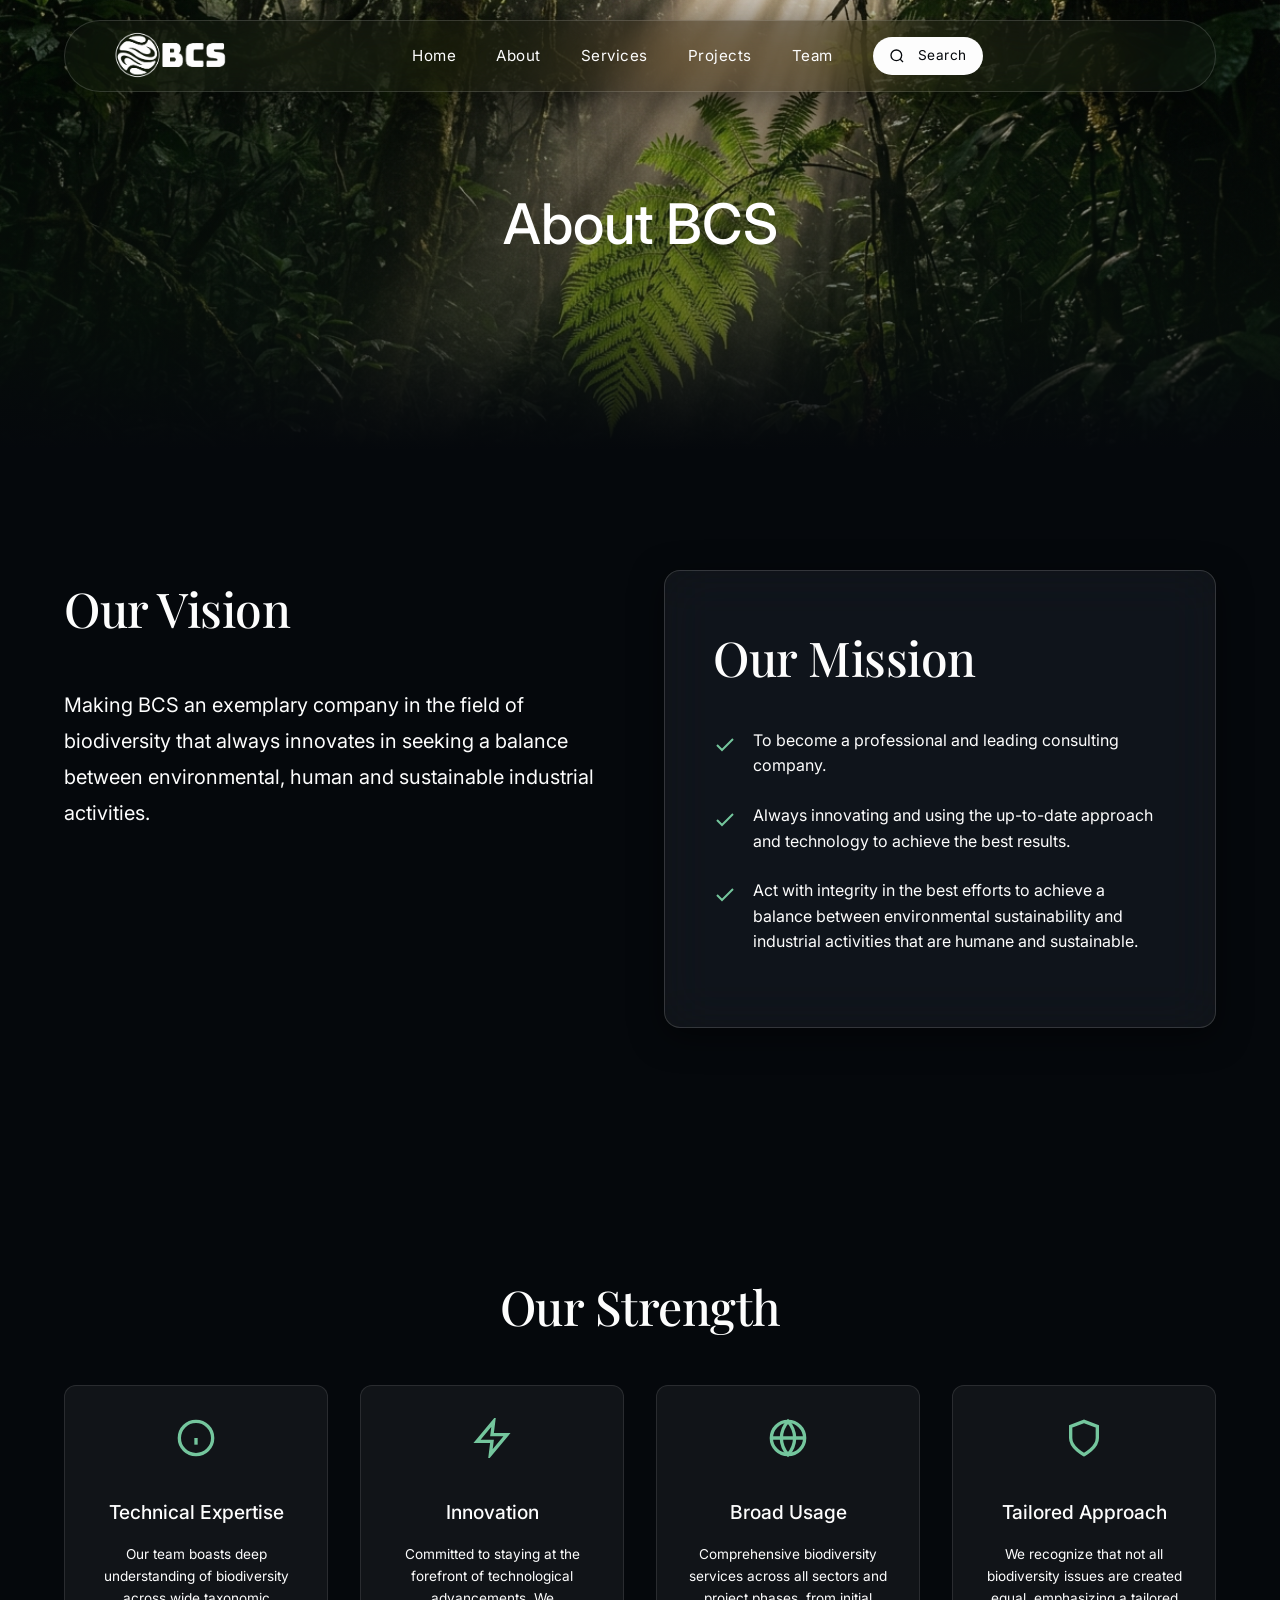
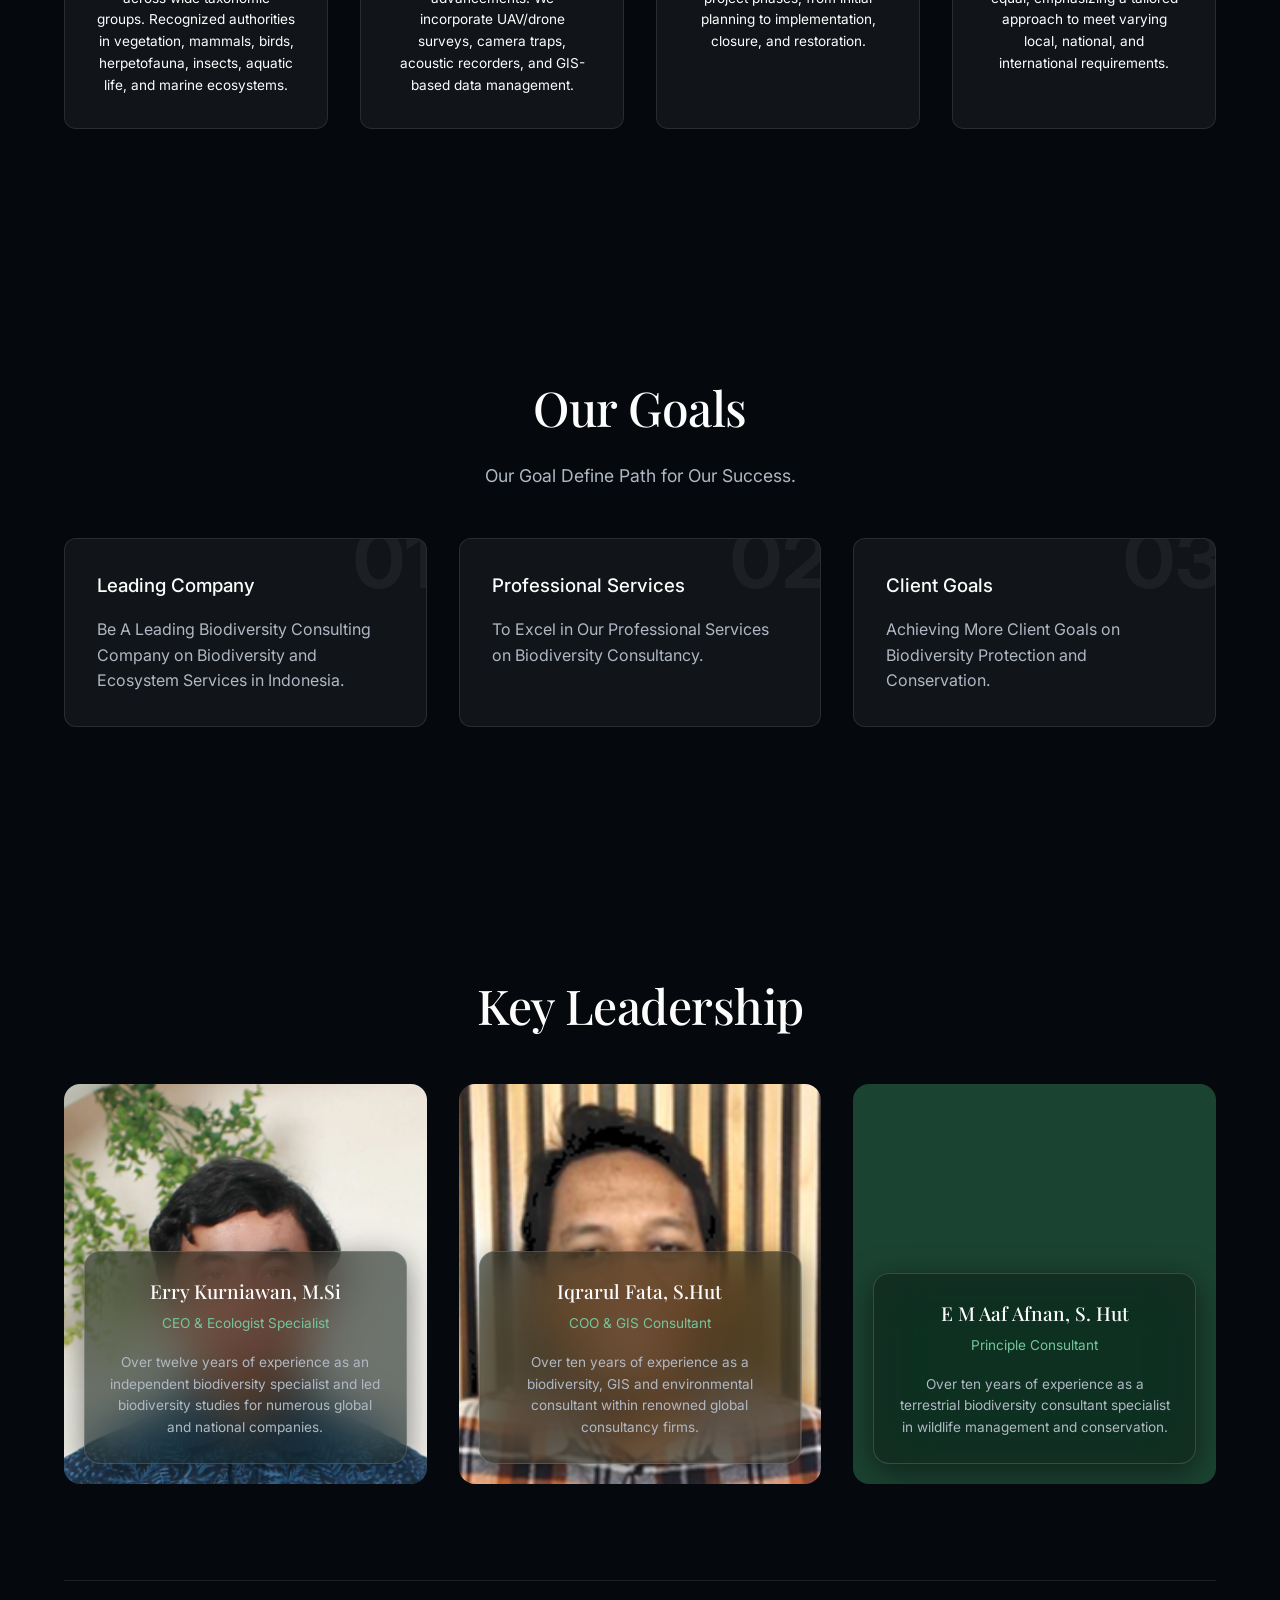
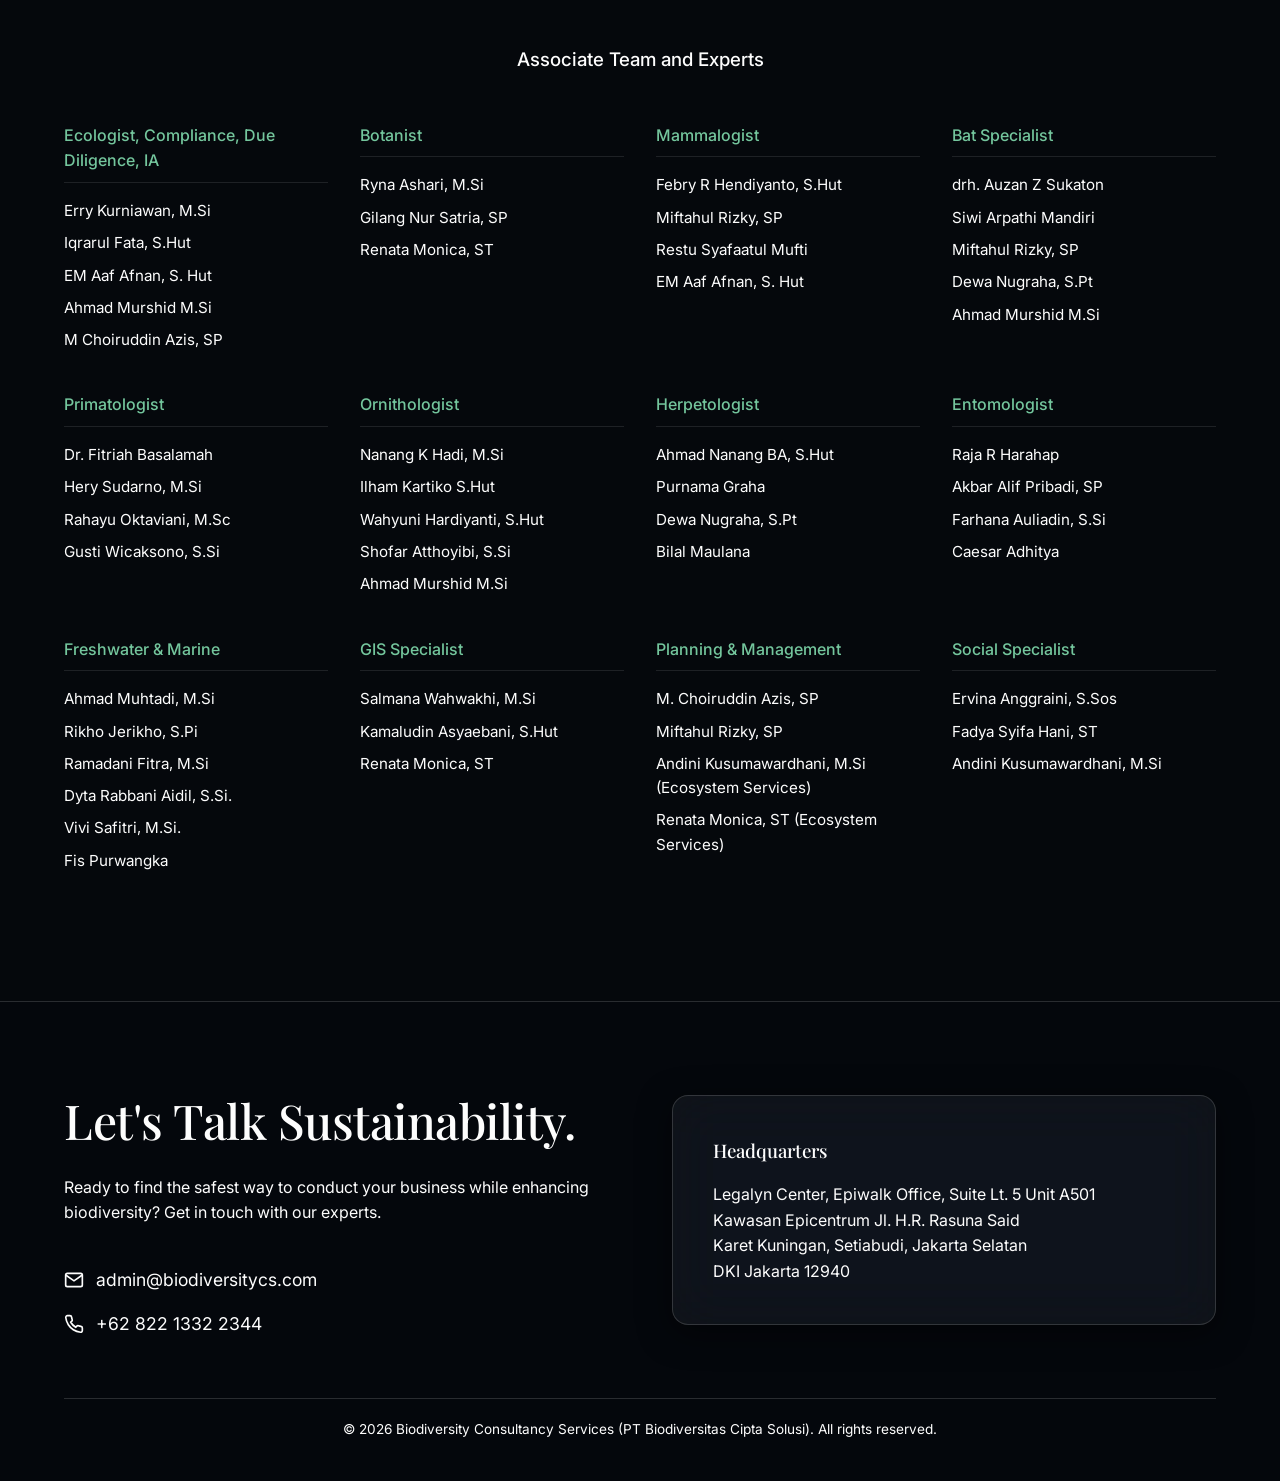
<file: about.html>
<!DOCTYPE html>
<html lang="en">

<head>
    <meta charset="UTF-8">
    <meta name="viewport" content="width=device-width, initial-scale=1.0">
    <title>About Us - Biodiversity Consultancy Services</title>

    <!-- Google Fonts -->
    <link rel="preconnect" href="https://fonts.googleapis.com">
    <link rel="preconnect" href="https://fonts.gstatic.com" crossorigin>
    <link
        href="https://fonts.googleapis.com/css2?family=Inter:wght@300;400;500;600&family=Playfair+Display:wght@400;500;600;700&display=swap"
        rel="stylesheet">

    <!-- CSS -->
    <link rel="stylesheet" href="assets/css/style.css">
    
    <style>
        .hero-mini {
            height: 50vh;
            min-height: 400px;
            display: flex;
            align-items: center;
            justify-content: center;
            position: relative;
            background-size: cover;
            background-position: center;
        }
        .hero-mini h1 {
            font-size: 3.5rem;
            color: #ffffff;
            z-index: 2;
            position: relative;
            text-align: center;
        }
        .vision-mission-grid {
            display: grid;
            grid-template-columns: 1fr 1fr;
            gap: 3rem;
        }
        .mission-list {
            list-style: none;
            padding: 0;
        }
        .mission-list li {
            margin-bottom: 1.5rem;
            display: flex;
            align-items: flex-start;
            gap: 1rem;
        }
        .mission-list svg {
            color: var(--accent-green);
            flex-shrink: 0;
            margin-top: 5px;
        }
        .goals-grid {
            display: grid;
            grid-template-columns: repeat(3, 1fr);
            gap: 2rem;
            margin-top: 3rem;
        }
        .goal-card {
            background: rgba(255, 255, 255, 0.05);
            padding: 2rem;
            border-radius: 12px;
            border: 1px solid rgba(255, 255, 255, 0.1);
            position: relative;
            overflow: hidden;
        }
        .goal-num {
            font-size: 5rem;
            font-weight: 700;
            position: absolute;
            top: -20px;
            right: -10px;
            color: rgba(255, 255, 255, 0.05);
            line-height: 1;
        }
        .experts-list {
            display: grid;
            grid-template-columns: repeat(auto-fit, minmax(250px, 1fr));
            gap: 2rem;
            margin-top: 3rem;
        }
        .expert-group h4 {
            color: var(--accent-green);
            border-bottom: 1px solid rgba(255,255,255,0.1);
            padding-bottom: 0.5rem;
            margin-bottom: 1rem;
        }
        .expert-group ul {
            list-style: none;
            padding: 0;
        }
        .expert-group ul li {
            color: var(--text-light);
            margin-bottom: 0.5rem;
            font-size: 0.95rem;
        }
        @media (max-width: 768px) {
            .vision-mission-grid { grid-template-columns: 1fr; }
            .goals-grid { grid-template-columns: 1fr; }
        }
    </style>
</head>

<body>

    <!-- Minimalist Navbar -->
    <header class="glass-nav">
        <nav>
            <div class="logo">
                <img src="assets/images/bcs-logo-01.png" alt="BCS Logo"
                    onerror="this.style.display='none'; document.getElementById('text-logo').style.display='block';">
                <span id="text-logo"
                    style="display:none; font-family:'Inter', sans-serif; font-weight:700; font-size:1.5rem; letter-spacing:2px; color:#fff;">BCS<span
                        style="font-size:0.5em; vertical-align:top;">&reg;</span></span>
            </div>
            <ul class="nav-links">
                <li><a href="index.html">Home</a></li>
                <li><a href="about.html" class="active">About</a></li>
                <li><a href="services.html">Services</a></li>
                <li><a href="index.html#projects">Projects</a></li>
                <li><a href="about.html#team">Team</a></li>
                <li>
                    <a href="#contact" class="btn-primary" style="padding: 0.5rem 1rem; font-size: 0.85rem;">
                        <svg width="16" height="16" viewBox="0 0 24 24" fill="none" stroke="currentColor"
                            stroke-width="2" style="margin-right: 5px;">
                            <circle cx="11" cy="11" r="8"></circle>
                            <line x1="21" y1="21" x2="16.65" y2="16.65"></line>
                        </svg>
                        Search
                    </a>
                </li>
            </ul>
            <div class="nav-actions">
                <button id="theme-toggle" class="theme-toggle" aria-label="Toggle Dark/Light Mode" style="display: none;">
                    <svg class="sun-icon" width="20" height="20" viewBox="0 0 24 24" fill="none" stroke="currentColor" stroke-width="2"><circle cx="12" cy="12" r="5"></circle><line x1="12" y1="1" x2="12" y2="3"></line><line x1="12" y1="21" x2="12" y2="23"></line><line x1="4.22" y1="4.22" x2="5.64" y2="5.64"></line><line x1="18.36" y1="18.36" x2="19.78" y2="19.78"></line><line x1="1" y1="12" x2="3" y2="12"></line><line x1="21" y1="12" x2="23" y2="12"></line><line x1="4.22" y1="19.78" x2="5.64" y2="18.36"></line><line x1="18.36" y1="5.64" x2="19.78" y2="4.22"></line></svg>
                    <svg class="moon-icon" width="20" height="20" viewBox="0 0 24 24" fill="none" stroke="currentColor" stroke-width="2"><path d="M21 12.79A9 9 0 1 1 11.21 3 7 7 0 0 0 21 12.79z"></path></svg>
                </button>
                <div class="hamburger" id="hamburger">
                    <span class="bar"></span>
                    <span class="bar"></span>
                    <span class="bar"></span>
                </div>
            </div>
        </nav>
    </header>

    <main>
        <!-- Hero Section -->
        <section class="hero-mini" style="background-image: url('assets/images/about_forest_bg.jpg');">
            <div class="hero-overlay" style="background: linear-gradient(to bottom, rgba(10, 20, 15, 0.2) 0%, rgba(10, 20, 15, 0.6) 70%, var(--body-bg) 100%);"></div>
            <h1 class="fade-in-up">About BCS</h1>
        </section>

        <!-- Vision & Mission -->
        <section class="section dark-section">
            <div class="container vision-mission-grid">
                <div class="scroll-reveal">
                    <h2 class="section-title">Our Vision</h2>
                    <p class="lead mt-4">Making BCS an exemplary company in the field of biodiversity that always innovates in seeking a balance between environmental, human and sustainable industrial activities.</p>
                </div>
                <div class="scroll-reveal delay-1 glass-panel" style="padding: 3rem;">
                    <h2 class="section-title" style="margin-bottom: 2rem;">Our Mission</h2>
                    <ul class="mission-list">
                        <li>
                            <svg width="24" height="24" viewBox="0 0 24 24" fill="none" stroke="currentColor" stroke-width="2"><polyline points="20 6 9 17 4 12"></polyline></svg>
                            <div>To become a professional and leading consulting company.</div>
                        </li>
                        <li>
                            <svg width="24" height="24" viewBox="0 0 24 24" fill="none" stroke="currentColor" stroke-width="2"><polyline points="20 6 9 17 4 12"></polyline></svg>
                            <div>Always innovating and using the up-to-date approach and technology to achieve the best results.</div>
                        </li>
                        <li>
                            <svg width="24" height="24" viewBox="0 0 24 24" fill="none" stroke="currentColor" stroke-width="2"><polyline points="20 6 9 17 4 12"></polyline></svg>
                            <div>Act with integrity in the best efforts to achieve a balance between environmental sustainability and industrial activities that are humane and sustainable.</div>
                        </li>
                    </ul>
                </div>
            </div>
        </section>

        <!-- Our Strength -->
        <section class="section">
            <div class="container">
                <h2 class="section-title text-center scroll-reveal">Our Strength</h2>
                
                <div class="features-grid mt-4">
                    <div class="feature-item scroll-reveal">
                        <svg width="40" height="40" viewBox="0 0 24 24" fill="none" stroke="var(--accent-green)" stroke-width="2"><circle cx="12" cy="12" r="10"></circle><line x1="12" y1="16" x2="12" y2="12"></line><line x1="12" y1="8" x2="12.01" y2="8"></line></svg>
                        <h3 class="mt-2 mb-2">Technical Expertise</h3>
                        <p class="text-sm">Our team boasts deep understanding of biodiversity across wide taxonomic groups. Recognized authorities in vegetation, mammals, birds, herpetofauna, insects, aquatic life, and marine ecosystems.</p>
                    </div>
                    <div class="feature-item scroll-reveal delay-1">
                        <svg width="40" height="40" viewBox="0 0 24 24" fill="none" stroke="var(--accent-green)" stroke-width="2"><polygon points="13 2 3 14 12 14 11 22 21 10 12 10 13 2"></polygon></svg>
                        <h3 class="mt-2 mb-2">Innovation</h3>
                        <p class="text-sm">Committed to staying at the forefront of technological advancements. We incorporate UAV/drone surveys, camera traps, acoustic recorders, and GIS-based data management.</p>
                    </div>
                    <div class="feature-item scroll-reveal delay-2">
                        <svg width="40" height="40" viewBox="0 0 24 24" fill="none" stroke="var(--accent-green)" stroke-width="2"><circle cx="12" cy="12" r="10"></circle><line x1="2" y1="12" x2="22" y2="12"></line><path d="M12 2a15.3 15.3 0 0 1 4 10 15.3 15.3 0 0 1-4 10 15.3 15.3 0 0 1-4-10 15.3 15.3 0 0 1 4-10z"></path></svg>
                        <h3 class="mt-2 mb-2">Broad Usage</h3>
                        <p class="text-sm">Comprehensive biodiversity services across all sectors and project phases, from initial planning to implementation, closure, and restoration.</p>
                    </div>
                    <div class="feature-item scroll-reveal delay-3">
                        <svg width="40" height="40" viewBox="0 0 24 24" fill="none" stroke="var(--accent-green)" stroke-width="2"><path d="M12 22s8-4 8-10V5l-8-3-8 3v7c0 6 8 10 8 10z"></path></svg>
                        <h3 class="mt-2 mb-2">Tailored Approach</h3>
                        <p class="text-sm">We recognize that not all biodiversity issues are created equal, emphasizing a tailored approach to meet varying local, national, and international requirements.</p>
                    </div>
                </div>
            </div>
        </section>

        <!-- Our Goals -->
        <section class="section dark-section">
            <div class="container">
                <h2 class="section-title text-center scroll-reveal">Our Goals</h2>
                <p class="section-subtitle text-center scroll-reveal">Our Goal Define Path for Our Success.</p>

                <div class="goals-grid">
                    <div class="goal-card scroll-reveal">
                        <div class="goal-num">01</div>
                        <h3>Leading Company</h3>
                        <p class="mt-2 text-muted">Be A Leading Biodiversity Consulting Company on Biodiversity and Ecosystem Services in Indonesia.</p>
                    </div>
                    <div class="goal-card scroll-reveal delay-1">
                        <div class="goal-num">02</div>
                        <h3>Professional Services</h3>
                        <p class="mt-2 text-muted">To Excel in Our Professional Services on Biodiversity Consultancy.</p>
                    </div>
                    <div class="goal-card scroll-reveal delay-2">
                        <div class="goal-num">03</div>
                        <h3>Client Goals</h3>
                        <p class="mt-2 text-muted">Achieving More Client Goals on Biodiversity Protection and Conservation.</p>
                    </div>
                </div>
            </div>
        </section>

        <!-- Team Section -->
        <section id="team" class="section">
            <div class="container">
                <h2 class="section-title text-center scroll-reveal">Key Leadership</h2>
                <div class="team-grid mt-4">
                    <!-- Erry -->
                    <div class="team-card scroll-reveal">
                        <div class="team-img">
                            <img src="assets/images/FotoWdbaru.jpg" alt="Erry Kurniawan"
                                onerror="this.src='https://via.placeholder.com/300x400/2d6a4f/ffffff?text=EK'">
                        </div>
                        <div class="team-info glass-panel">
                            <h3>Erry Kurniawan, M.Si</h3>
                            <span class="role">CEO & Ecologist Specialist</span>
                            <p class="text-sm mt-2 text-muted" style="text-transform: none;">Over twelve years of experience as an independent biodiversity specialist and led biodiversity studies for numerous global and national companies.</p>
                        </div>
                    </div>
                    <!-- Iqrarul -->
                    <div class="team-card scroll-reveal delay-1">
                        <div class="team-img">
                            <img src="assets/images/arull.png" alt="Iqrarul Fata"
                                onerror="this.src='https://via.placeholder.com/300x400/2d6a4f/ffffff?text=IF'">
                        </div>
                        <div class="team-info glass-panel">
                            <h3>Iqrarul Fata, S.Hut</h3>
                            <span class="role">COO & GIS Consultant</span>
                            <p class="text-sm mt-2 text-muted" style="text-transform: none;">Over ten years of experience as a biodiversity, GIS and environmental consultant within renowned global consultancy firms.</p>
                        </div>
                    </div>
                    <!-- Afnan -->
                    <div class="team-card scroll-reveal delay-2">
                        <div class="team-img">
                            <div class="placeholder-img" style="background:var(--primary-dark); height:100%;"></div>
                        </div>
                        <div class="team-info glass-panel">
                            <h3>E M Aaf Afnan, S. Hut</h3>
                            <span class="role">Principle Consultant</span>
                            <p class="text-sm mt-2 text-muted" style="text-transform: none;">Over ten years of experience as a terrestrial biodiversity consultant specialist in wildlife management and conservation.</p>
                        </div>
                    </div>
                </div>

                <div style="margin-top: 6rem; padding-top: 4rem; border-top: 1px solid rgba(255,255,255,0.1);">
                    <h3 class="text-center scroll-reveal mb-4">Associate Team and Experts</h3>
                    
                    <div class="experts-list scroll-reveal delay-1">
                        <div class="expert-group">
                            <h4>Ecologist, Compliance, Due Diligence, IA</h4>
                            <ul>
                                <li>Erry Kurniawan, M.Si</li>
                                <li>Iqrarul Fata, S.Hut</li>
                                <li>EM Aaf Afnan, S. Hut</li>
                                <li>Ahmad Murshid M.Si</li>
                                <li>M Choiruddin Azis, SP</li>
                            </ul>
                        </div>
                        <div class="expert-group">
                            <h4>Botanist</h4>
                            <ul>
                                <li>Ryna Ashari, M.Si</li>
                                <li>Gilang Nur Satria, SP</li>
                                <li>Renata Monica, ST</li>
                            </ul>
                        </div>
                        <div class="expert-group">
                            <h4>Mammalogist</h4>
                            <ul>
                                <li>Febry R Hendiyanto, S.Hut</li>
                                <li>Miftahul Rizky, SP</li>
                                <li>Restu Syafaatul Mufti</li>
                                <li>EM Aaf Afnan, S. Hut</li>
                            </ul>
                        </div>
                        <div class="expert-group">
                            <h4>Bat Specialist</h4>
                            <ul>
                                <li>drh. Auzan Z Sukaton</li>
                                <li>Siwi Arpathi Mandiri</li>
                                <li>Miftahul Rizky, SP</li>
                                <li>Dewa Nugraha, S.Pt</li>
                                <li>Ahmad Murshid M.Si</li>
                            </ul>
                        </div>
                        <div class="expert-group">
                            <h4>Primatologist</h4>
                            <ul>
                                <li>Dr. Fitriah Basalamah</li>
                                <li>Hery Sudarno, M.Si</li>
                                <li>Rahayu Oktaviani, M.Sc</li>
                                <li>Gusti Wicaksono, S.Si</li>
                            </ul>
                        </div>
                        <div class="expert-group">
                            <h4>Ornithologist</h4>
                            <ul>
                                <li>Nanang K Hadi, M.Si</li>
                                <li>Ilham Kartiko S.Hut</li>
                                <li>Wahyuni Hardiyanti, S.Hut</li>
                                <li>Shofar Atthoyibi, S.Si</li>
                                <li>Ahmad Murshid M.Si</li>
                            </ul>
                        </div>
                        <div class="expert-group">
                            <h4>Herpetologist</h4>
                            <ul>
                                <li>Ahmad Nanang BA, S.Hut</li>
                                <li>Purnama Graha</li>
                                <li>Dewa Nugraha, S.Pt</li>
                                <li>Bilal Maulana</li>
                            </ul>
                        </div>
                        <div class="expert-group">
                            <h4>Entomologist</h4>
                            <ul>
                                <li>Raja R Harahap</li>
                                <li>Akbar Alif Pribadi, SP</li>
                                <li>Farhana Auliadin, S.Si</li>
                                <li>Caesar Adhitya</li>
                            </ul>
                        </div>
                        <div class="expert-group">
                            <h4>Freshwater & Marine</h4>
                            <ul>
                                <li>Ahmad Muhtadi, M.Si</li>
                                <li>Rikho Jerikho, S.Pi</li>
                                <li>Ramadani Fitra, M.Si</li>
                                <li>Dyta Rabbani Aidil, S.Si.</li>
                                <li>Vivi Safitri, M.Si.</li>
                                <li>Fis Purwangka</li>
                            </ul>
                        </div>
                        <div class="expert-group">
                            <h4>GIS Specialist</h4>
                            <ul>
                                <li>Salmana Wahwakhi, M.Si</li>
                                <li>Kamaludin Asyaebani, S.Hut</li>
                                <li>Renata Monica, ST</li>
                            </ul>
                        </div>
                        <div class="expert-group">
                            <h4>Planning & Management</h4>
                            <ul>
                                <li>M. Choiruddin Azis, SP</li>
                                <li>Miftahul Rizky, SP</li>
                                <li>Andini Kusumawardhani, M.Si (Ecosystem Services)</li>
                                <li>Renata Monica, ST (Ecosystem Services)</li>
                            </ul>
                        </div>
                        <div class="expert-group">
                            <h4>Social Specialist</h4>
                            <ul>
                                <li>Ervina Anggraini, S.Sos</li>
                                <li>Fadya Syifa Hani, ST</li>
                                <li>Andini Kusumawardhani, M.Si</li>
                            </ul>
                        </div>
                    </div>
                </div>
            </div>
        </section>

        <!-- Footer -->
        <footer id="contact" class="footer">
            <div class="container two-col">
                <div class="footer-info">
                    <h2 class="section-title">Let's Talk Sustainability.</h2>
                    <p class="text-muted mt-2 mb-4">Ready to find the safest way to conduct your business while
                        enhancing biodiversity? Get in touch with our experts.</p>

                    <div class="contact-methods">
                        <a href="mailto:admin@biodiversitycs.com" class="contact-link">
                            <svg width="20" height="20" viewBox="0 0 24 24" fill="none" stroke="currentColor"
                                stroke-width="2">
                                <path d="M4 4h16c1.1 0 2 .9 2 2v12c0 1.1-.9 2-2 2H4c-1.1 0-2-.9-2-2V6c0-1.1.9-2 2-2z">
                                </path>
                                <polyline points="22,6 12,13 2,6"></polyline>
                            </svg>
                            admin@biodiversitycs.com
                        </a>
                        <a href="tel:+6282213322344" class="contact-link">
                            <svg width="20" height="20" viewBox="0 0 24 24" fill="none" stroke="currentColor"
                                stroke-width="2">
                                <path
                                    d="M22 16.92v3a2 2 0 0 1-2.18 2 19.79 19.79 0 0 1-8.63-3.07 19.5 19.5 0 0 1-6-6 19.79 19.79 0 0 1-3.07-8.67A2 2 0 0 1 4.11 2h3a2 2 0 0 1 2 1.72 12.84 12.84 0 0 0 .7 2.81 2 2 0 0 1-.45 2.11L8.09 9.91a16 16 0 0 0 6 6l1.27-1.27a2 2 0 0 1 2.11-.45 12.84 12.84 0 0 0 2.81.7A2 2 0 0 1 22 16.92z">
                                </path>
                            </svg>
                            +62 822 1332 2344
                        </a>
                    </div>
                </div>
                <div class="footer-address glass-panel">
                    <h3>Headquarters</h3>
                    <p class="text-muted">Legalyn Center, Epiwalk Office, Suite Lt. 5 Unit A501<br>Kawasan Epicentrum
                        Jl. H.R. Rasuna Said<br>Karet Kuningan, Setiabudi, Jakarta Selatan<br>DKI Jakarta 12940</p>
                </div>
            </div>
            <div class="footer-bottom text-center">
                <p class="text-muted text-sm">&copy; 2026 Biodiversity Consultancy Services (PT Biodiversitas Cipta
                    Solusi). All rights reserved.</p>
            </div>
        </footer>
    </main>

    <!-- Scripts -->
    <script src="assets/js/main.js"></script>
</body>
</html>
</file>
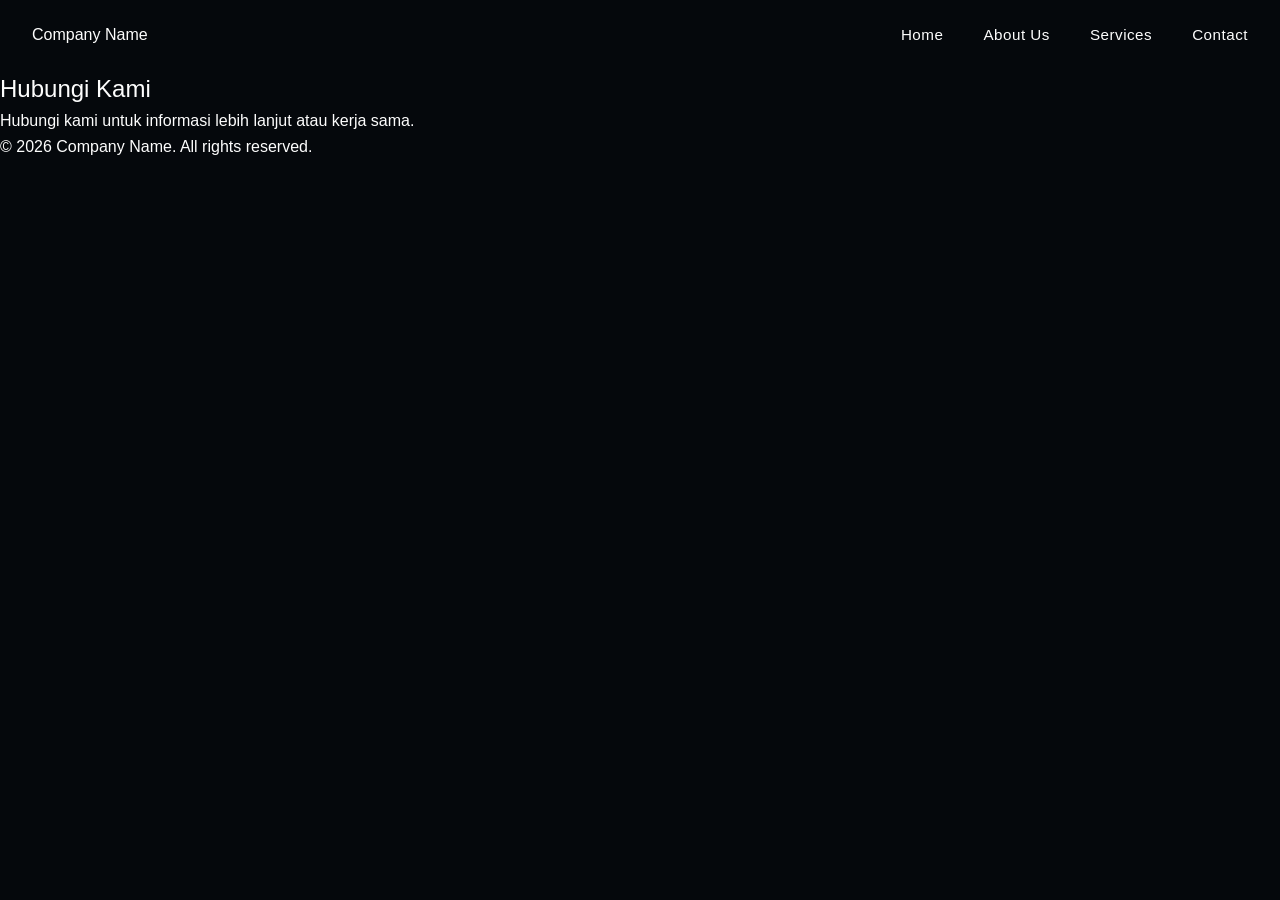
<file: contact.html>
<!DOCTYPE html>
<html lang="id">
<head>
    <meta charset="UTF-8">
    <meta name="viewport" content="width=device-width, initial-scale=1.0">
    <meta name="description" content="Hubungi Kami - Company Profile">
    <title>Kontak - Company Profile</title>
    <link rel="stylesheet" href="assets/css/style.css">
</head>
<body>
    <header>
        <nav>
            <div class="logo">Company Name</div>
            <ul class="nav-links">
                <li><a href="index.html">Home</a></li>
                <li><a href="about.html">About Us</a></li>
                <li><a href="services.html">Services</a></li>
                <li><a href="contact.html" class="active">Contact</a></li>
            </ul>
        </nav>
    </header>
    
    <main>
        <section class="content-section">
            <h1>Hubungi Kami</h1>
            <p>Hubungi kami untuk informasi lebih lanjut atau kerja sama.</p>
        </section>
    </main>

    <footer>
        <p>&copy; 2026 Company Name. All rights reserved.</p>
    </footer>

    <script src="assets/js/main.js"></script>
</body>
</html>
</file>
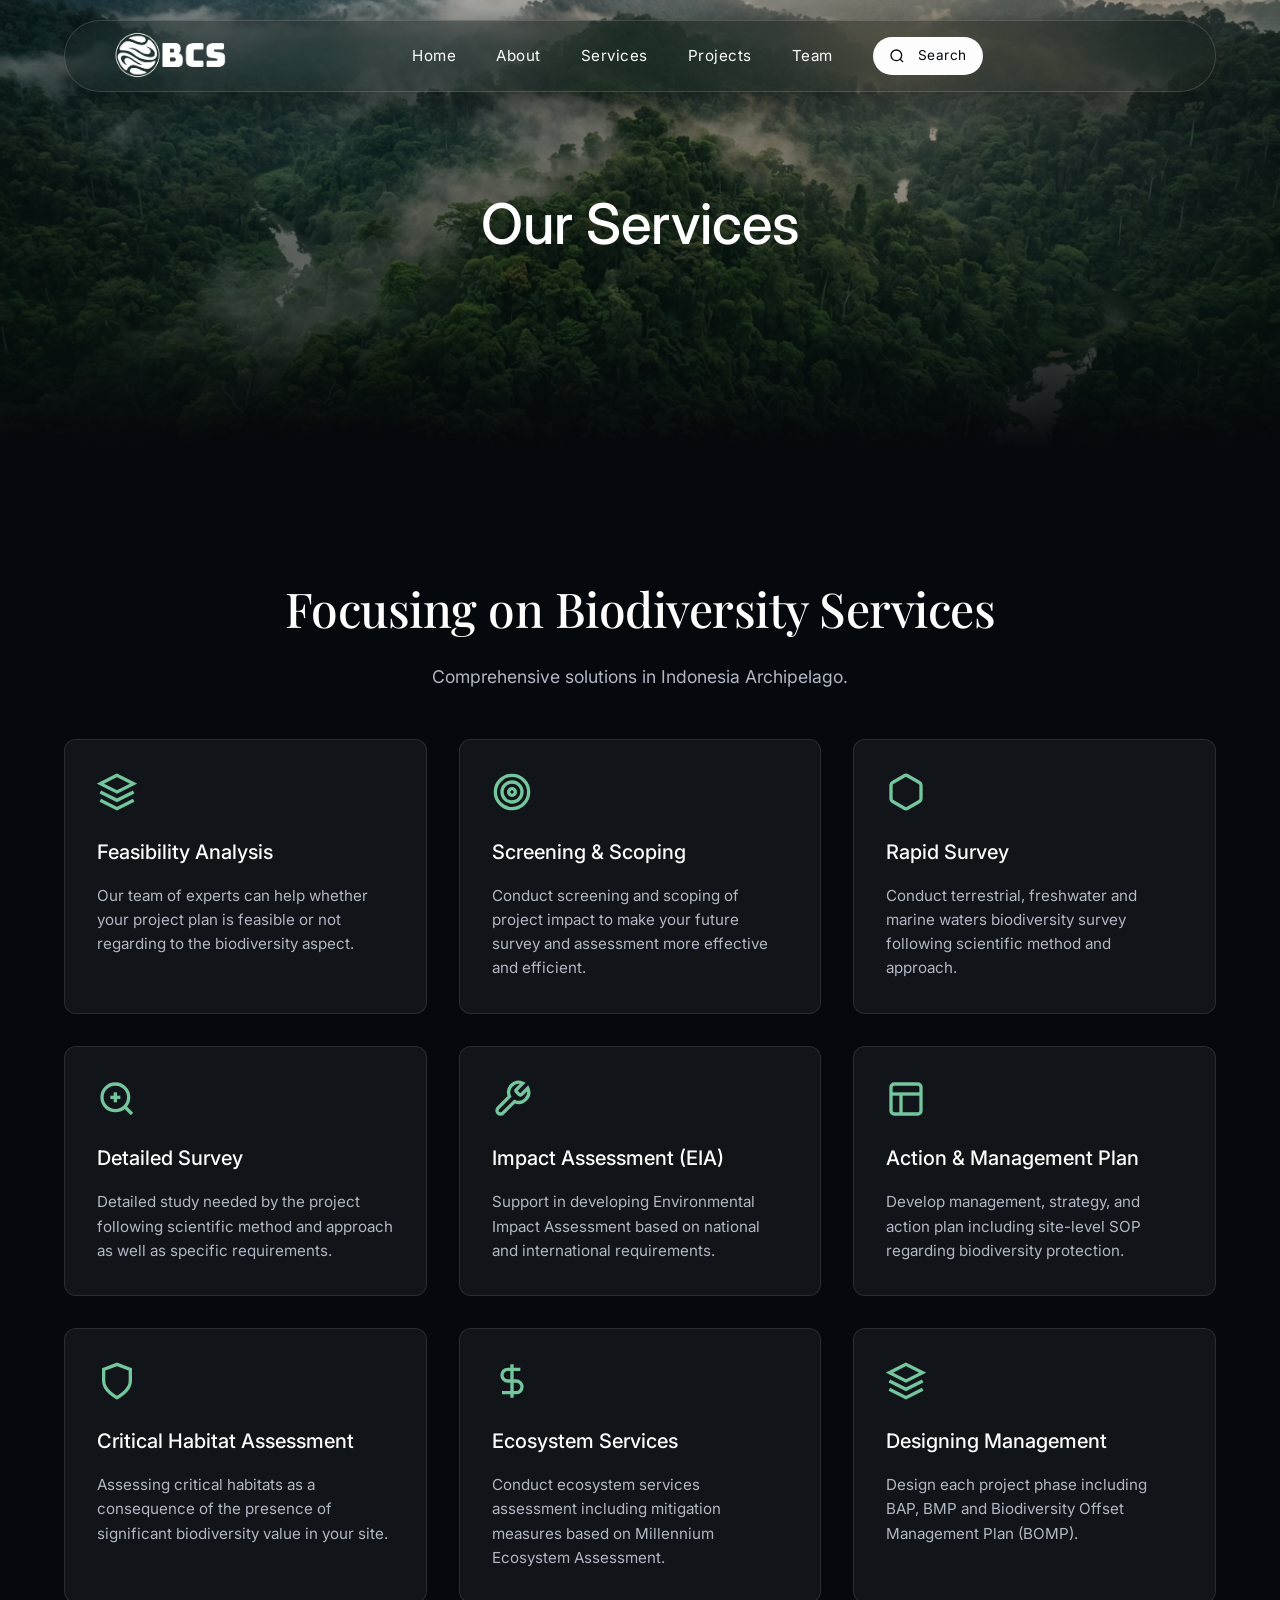
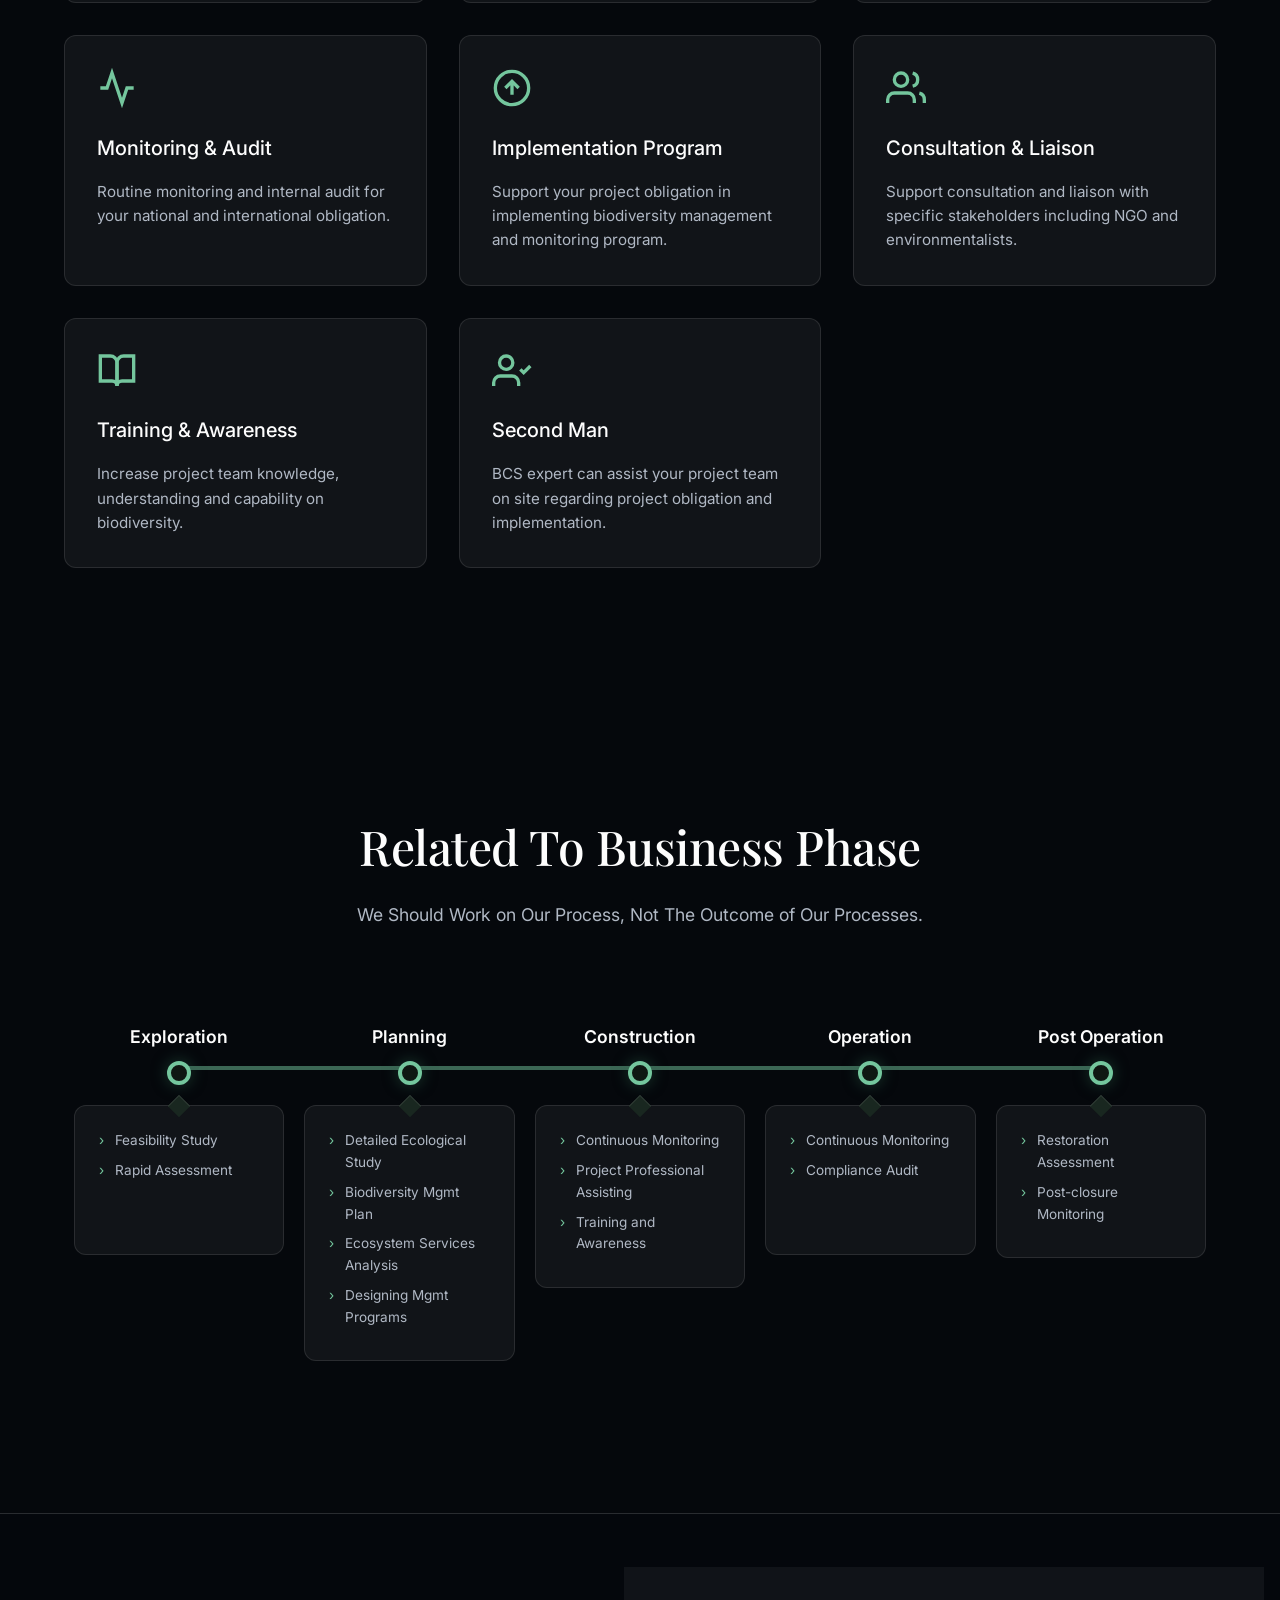
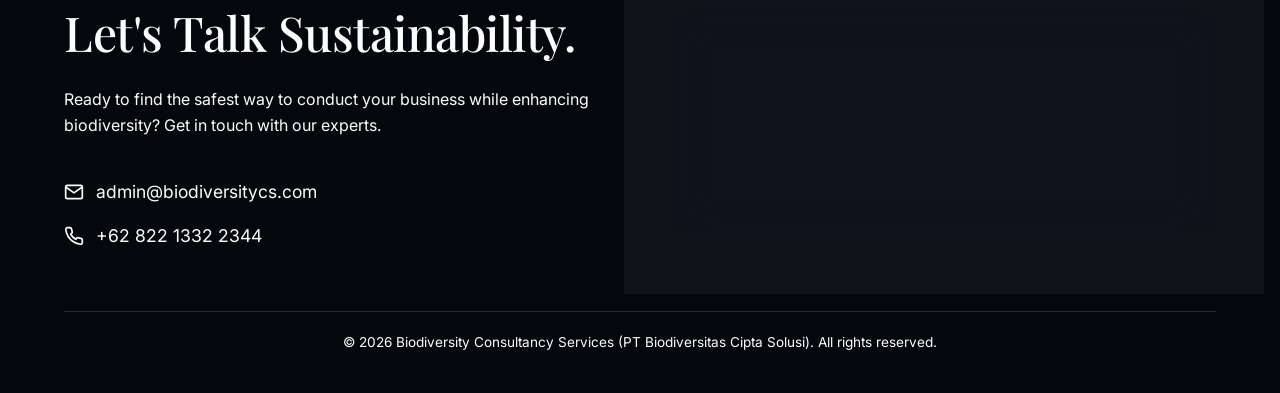
<file: services.html>
<!DOCTYPE html>
<html lang="en">

<head>
    <meta charset="UTF-8">
    <meta name="viewport" content="width=device-width, initial-scale=1.0">
    <title>Our Services - Biodiversity Consultancy Services</title>

    <!-- Google Fonts -->
    <link rel="preconnect" href="https://fonts.googleapis.com">
    <link rel="preconnect" href="https://fonts.gstatic.com" crossorigin>
    <link
        href="https://fonts.googleapis.com/css2?family=Inter:wght@300;400;500;600&family=Playfair+Display:wght@400;500;600;700&display=swap"
        rel="stylesheet">

    <!-- CSS -->
    <link rel="stylesheet" href="assets/css/style.css">
    
    <style>
        .hero-mini {
            height: 50vh;
            min-height: 400px;
            display: flex;
            align-items: center;
            justify-content: center;
            position: relative;
            background-size: cover;
            background-position: center;
        }
        .hero-mini h1 {
            font-size: 3.5rem;
            color: #ffffff;
            z-index: 2;
            position: relative;
            text-align: center;
        }
        
        .all-services-grid {
            display: grid;
            grid-template-columns: repeat(auto-fit, minmax(280px, 1fr));
            gap: 2rem;
            margin-top: 3rem;
        }
        .service-card {
            background: rgba(255, 255, 255, 0.05);
            padding: 2rem;
            border-radius: 12px;
            border: 1px solid rgba(255, 255, 255, 0.1);
            transition: transform 0.3s ease, box-shadow 0.3s ease;
        }
        .service-card:hover {
            transform: translateY(-5px);
            box-shadow: 0 10px 30px rgba(0,0,0,0.3);
            background: rgba(255, 255, 255, 0.1);
        }
        .service-card svg {
            color: var(--accent-green);
            margin-bottom: 1rem;
        }
        .service-card h3 {
            font-size: 1.25rem;
            margin-bottom: 1rem;
            color: var(--text-light);
        }
        .service-card p {
            color: var(--text-muted);
            font-size: 0.95rem;
            line-height: 1.6;
        }

        /* Business Phase Timeline */
        .timeline-wrapper {
            margin-top: 4rem;
            overflow-x: auto;
            padding-bottom: 2rem;
        }
        .timeline {
            display: flex;
            min-width: 900px;
            justify-content: space-between;
            position: relative;
            padding-top: 30px;
        }
        .timeline-line {
            position: absolute;
            top: 73px;
            left: 10%;
            right: 10%;
            height: 4px;
            background: var(--accent-green);
            opacity: 0.5;
            z-index: 1;
        }
        .phase-step {
            position: relative;
            z-index: 2;
            text-align: center;
            flex: 1;
            padding: 0 10px;
        }
        .phase-step h4 {
            color: var(--text-light);
            font-size: 1.1rem;
            margin-bottom: 10px;
            font-weight: 600;
        }
        .phase-step .dot {
            width: 24px;
            height: 24px;
            background: #0f1712;
            border-radius: 50%;
            margin: 0 auto 20px auto;
            border: 4px solid var(--accent-green);
            box-shadow: 0 0 15px rgba(45, 106, 79, 0.5);
            position: relative;
        }
        .phase-services {
            background: rgba(255, 255, 255, 0.05);
            border: 1px solid rgba(255,255,255,0.1);
            border-radius: 12px;
            padding: 1.5rem;
            font-size: 0.85rem;
            color: var(--text-muted);
            text-align: left;
            min-height: 150px;
            position: relative;
        }
        .phase-services::before {
            content: '';
            position: absolute;
            top: -8px;
            left: 50%;
            transform: translateX(-50%) rotate(45deg);
            width: 15px;
            height: 15px;
            background: #192720;
            border-top: 1px solid rgba(255,255,255,0.1);
            border-left: 1px solid rgba(255,255,255,0.1);
        }
        .phase-services ul {
            list-style: none;
            padding: 0;
            margin: 0;
        }
        .phase-services ul li {
            margin-bottom: 0.5rem;
            padding-left: 1rem;
            position: relative;
        }
        .phase-services ul li::before {
            content: '›';
            position: absolute;
            left: 0;
            color: var(--accent-green);
        }
    </style>
</head>

<body>

    <!-- Minimalist Navbar -->
    <header class="glass-nav">
        <nav>
            <div class="logo">
                <img src="assets/images/bcs-logo-01.png" alt="BCS Logo"
                    onerror="this.style.display='none'; document.getElementById('text-logo').style.display='block';">
                <span id="text-logo"
                    style="display:none; font-family:'Inter', sans-serif; font-weight:700; font-size:1.5rem; letter-spacing:2px; color:#fff;">BCS<span
                        style="font-size:0.5em; vertical-align:top;">&reg;</span></span>
            </div>
            <ul class="nav-links">
                <li><a href="index.html">Home</a></li>
                <li><a href="about.html">About</a></li>
                <li><a href="services.html" class="active">Services</a></li>
                <li><a href="index.html#projects">Projects</a></li>
                <li><a href="about.html#team">Team</a></li>
                <li>
                    <a href="#contact" class="btn-primary" style="padding: 0.5rem 1rem; font-size: 0.85rem;">
                        <svg width="16" height="16" viewBox="0 0 24 24" fill="none" stroke="currentColor"
                            stroke-width="2" style="margin-right: 5px;">
                            <circle cx="11" cy="11" r="8"></circle>
                            <line x1="21" y1="21" x2="16.65" y2="16.65"></line>
                        </svg>
                        Search
                    </a>
                </li>
            </ul>
            <div class="nav-actions">
                <button id="theme-toggle" class="theme-toggle" aria-label="Toggle Dark/Light Mode" style="display: none;">
                    <svg class="sun-icon" width="20" height="20" viewBox="0 0 24 24" fill="none" stroke="currentColor" stroke-width="2"><circle cx="12" cy="12" r="5"></circle><line x1="12" y1="1" x2="12" y2="3"></line><line x1="12" y1="21" x2="12" y2="23"></line><line x1="4.22" y1="4.22" x2="5.64" y2="5.64"></line><line x1="18.36" y1="18.36" x2="19.78" y2="19.78"></line><line x1="1" y1="12" x2="3" y2="12"></line><line x1="21" y1="12" x2="23" y2="12"></line><line x1="4.22" y1="19.78" x2="5.64" y2="18.36"></line><line x1="18.36" y1="5.64" x2="19.78" y2="4.22"></line></svg>
                    <svg class="moon-icon" width="20" height="20" viewBox="0 0 24 24" fill="none" stroke="currentColor" stroke-width="2"><path d="M21 12.79A9 9 0 1 1 11.21 3 7 7 0 0 0 21 12.79z"></path></svg>
                </button>
                <div class="hamburger" id="hamburger">
                    <span class="bar"></span>
                    <span class="bar"></span>
                    <span class="bar"></span>
                </div>
            </div>
        </nav>
    </header>

    <main>
        <!-- Hero Section -->
        <section class="hero-mini" style="background-image: url('assets/images/services_forest_bg.jpg');">
            <div class="hero-overlay" style="background: linear-gradient(to bottom, rgba(10, 20, 15, 0.2) 0%, rgba(10, 20, 15, 0.6) 70%, var(--body-bg) 100%);"></div>
            <h1 class="fade-in-up">Our Services</h1>
        </section>

        <!-- Services Section -->
        <section class="section">
            <div class="container">
                <div class="text-center scroll-reveal">
                    <h2 class="section-title">Focusing on Biodiversity Services</h2>
                    <p class="section-subtitle">Comprehensive solutions in Indonesia Archipelago.</p>
                </div>

                <div class="all-services-grid">
                    <div class="service-card scroll-reveal">
                        <svg width="40" height="40" viewBox="0 0 24 24" fill="none" stroke="currentColor" stroke-width="2"><path d="M12 2L2 7l10 5 10-5-10-5zM2 17l10 5 10-5M2 12l10 5 10-5"></path></svg>
                        <h3>Feasibility Analysis</h3>
                        <p>Our team of experts can help whether your project plan is feasible or not regarding to the biodiversity aspect.</p>
                    </div>
                    <div class="service-card scroll-reveal delay-1">
                        <svg width="40" height="40" viewBox="0 0 24 24" fill="none" stroke="currentColor" stroke-width="2"><circle cx="12" cy="12" r="10"></circle><circle cx="12" cy="12" r="6"></circle><circle cx="12" cy="12" r="2"></circle></svg>
                        <h3>Screening & Scoping</h3>
                        <p>Conduct screening and scoping of project impact to make your future survey and assessment more effective and efficient.</p>
                    </div>
                    <div class="service-card scroll-reveal delay-2">
                        <svg width="40" height="40" viewBox="0 0 24 24" fill="none" stroke="currentColor" stroke-width="2"><path d="M21 16V8a2 2 0 0 0-1-1.73l-7-4a2 2 0 0 0-2 0l-7 4A2 2 0 0 0 3 8v8a2 2 0 0 0 1 1.73l7 4a2 2 0 0 0 2 0l7-4A2 2 0 0 0 21 16z"></path></svg>
                        <h3>Rapid Survey</h3>
                        <p>Conduct terrestrial, freshwater and marine waters biodiversity survey following scientific method and approach.</p>
                    </div>
                    <div class="service-card scroll-reveal">
                        <svg width="40" height="40" viewBox="0 0 24 24" fill="none" stroke="currentColor" stroke-width="2"><circle cx="11" cy="11" r="8"></circle><line x1="21" y1="21" x2="16.65" y2="16.65"></line><line x1="11" y1="8" x2="11" y2="14"></line><line x1="8" y1="11" x2="14" y2="11"></line></svg>
                        <h3>Detailed Survey</h3>
                        <p>Detailed study needed by the project following scientific method and approach as well as specific requirements.</p>
                    </div>
                    <div class="service-card scroll-reveal delay-1">
                        <svg width="40" height="40" viewBox="0 0 24 24" fill="none" stroke="currentColor" stroke-width="2"><path d="M14.7 6.3a1 1 0 0 0 0 1.4l1.6 1.6a1 1 0 0 0 1.4 0l3.77-3.77a6 6 0 0 1-7.94 7.94l-6.91 6.91a2.12 2.12 0 0 1-3-3l6.91-6.91a6 6 0 0 1 7.94-7.94l-3.76 3.76z"></path></svg>
                        <h3>Impact Assessment (EIA)</h3>
                        <p>Support in developing Environmental Impact Assessment based on national and international requirements.</p>
                    </div>
                    <div class="service-card scroll-reveal delay-2">
                        <svg width="40" height="40" viewBox="0 0 24 24" fill="none" stroke="currentColor" stroke-width="2"><rect x="3" y="3" width="18" height="18" rx="2" ry="2"></rect><line x1="3" y1="9" x2="21" y2="9"></line><line x1="9" y1="21" x2="9" y2="9"></line></svg>
                        <h3>Action & Management Plan</h3>
                        <p>Develop management, strategy, and action plan including site-level SOP regarding biodiversity protection.</p>
                    </div>
                    <div class="service-card scroll-reveal">
                        <svg width="40" height="40" viewBox="0 0 24 24" fill="none" stroke="currentColor" stroke-width="2"><path d="M12 22s8-4 8-10V5l-8-3-8 3v7c0 6 8 10 8 10z"></path></svg>
                        <h3>Critical Habitat Assessment</h3>
                        <p>Assessing critical habitats as a consequence of the presence of significant biodiversity value in your site.</p>
                    </div>
                    <div class="service-card scroll-reveal delay-1">
                        <svg width="40" height="40" viewBox="0 0 24 24" fill="none" stroke="currentColor" stroke-width="2"><path d="M12 2v20M17 5H9.5a3.5 3.5 0 0 0 0 7h5a3.5 3.5 0 0 1 0 7H6"></path></svg>
                        <h3>Ecosystem Services</h3>
                        <p>Conduct ecosystem services assessment including mitigation measures based on Millennium Ecosystem Assessment.</p>
                    </div>
                    <div class="service-card scroll-reveal delay-2">
                        <svg width="40" height="40" viewBox="0 0 24 24" fill="none" stroke="currentColor" stroke-width="2"><polygon points="12 2 2 7 12 12 22 7 12 2"></polygon><polyline points="2 17 12 22 22 17"></polyline><polyline points="2 12 12 17 22 12"></polyline></svg>
                        <h3>Designing Management</h3>
                        <p>Design each project phase including BAP, BMP and Biodiversity Offset Management Plan (BOMP).</p>
                    </div>
                    <div class="service-card scroll-reveal">
                        <svg width="40" height="40" viewBox="0 0 24 24" fill="none" stroke="currentColor" stroke-width="2"><polyline points="22 12 18 12 15 21 9 3 6 12 2 12"></polyline></svg>
                        <h3>Monitoring & Audit</h3>
                        <p>Routine monitoring and internal audit for your national and international obligation.</p>
                    </div>
                    <div class="service-card scroll-reveal delay-1">
                        <svg width="40" height="40" viewBox="0 0 24 24" fill="none" stroke="currentColor" stroke-width="2"><circle cx="12" cy="12" r="10"></circle><path d="M16 12l-4-4-4 4M12 16V8"></path></svg>
                        <h3>Implementation Program</h3>
                        <p>Support your project obligation in implementing biodiversity management and monitoring program.</p>
                    </div>
                    <div class="service-card scroll-reveal delay-2">
                        <svg width="40" height="40" viewBox="0 0 24 24" fill="none" stroke="currentColor" stroke-width="2"><path d="M17 21v-2a4 4 0 0 0-4-4H5a4 4 0 0 0-4 4v2"></path><circle cx="9" cy="7" r="4"></circle><path d="M23 21v-2a4 4 0 0 0-3-3.87"></path><path d="M16 3.13a4 4 0 0 1 0 7.75"></path></svg>
                        <h3>Consultation & Liaison</h3>
                        <p>Support consultation and liaison with specific stakeholders including NGO and environmentalists.</p>
                    </div>
                    <div class="service-card scroll-reveal">
                        <svg width="40" height="40" viewBox="0 0 24 24" fill="none" stroke="currentColor" stroke-width="2"><path d="M2 3h6a4 4 0 0 1 4 4v14a3 3 0 0 0-3-3H2z"></path><path d="M22 3h-6a4 4 0 0 0-4 4v14a3 3 0 0 1 3-3h7z"></path></svg>
                        <h3>Training & Awareness</h3>
                        <p>Increase project team knowledge, understanding and capability on biodiversity.</p>
                    </div>
                    <div class="service-card scroll-reveal delay-1">
                        <svg width="40" height="40" viewBox="0 0 24 24" fill="none" stroke="currentColor" stroke-width="2"><path d="M16 21v-2a4 4 0 0 0-4-4H5a4 4 0 0 0-4 4v2"></path><circle cx="8.5" cy="7" r="4"></circle><polyline points="17 11 19 13 23 9"></polyline></svg>
                        <h3>Second Man</h3>
                        <p>BCS expert can assist your project team on site regarding project obligation and implementation.</p>
                    </div>
                </div>
            </div>
        </section>

        <!-- Business Phase Timeline -->
        <section class="section dark-section">
            <div class="container">
                <div class="text-center scroll-reveal">
                    <h2 class="section-title">Related To Business Phase</h2>
                    <p class="section-subtitle">We Should Work on Our Process, Not The Outcome of Our Processes.</p>
                </div>

                <div class="timeline-wrapper scroll-reveal mt-4">
                    <div class="timeline">
                        <div class="timeline-line"></div>
                        <div class="phase-step">
                            <h4>Exploration</h4>
                            <div class="dot"></div>
                            <div class="phase-services">
                                <ul>
                                    <li>Feasibility Study</li>
                                    <li>Rapid Assessment</li>
                                </ul>
                            </div>
                        </div>
                        <div class="phase-step">
                            <h4>Planning</h4>
                            <div class="dot"></div>
                            <div class="phase-services">
                                <ul>
                                    <li>Detailed Ecological Study</li>
                                    <li>Biodiversity Mgmt Plan</li>
                                    <li>Ecosystem Services Analysis</li>
                                    <li>Designing Mgmt Programs</li>
                                </ul>
                            </div>
                        </div>
                        <div class="phase-step">
                            <h4>Construction</h4>
                            <div class="dot"></div>
                            <div class="phase-services">
                                <ul>
                                    <li>Continuous Monitoring</li>
                                    <li>Project Professional Assisting</li>
                                    <li>Training and Awareness</li>
                                </ul>
                            </div>
                        </div>
                        <div class="phase-step">
                            <h4>Operation</h4>
                            <div class="dot"></div>
                            <div class="phase-services">
                                <ul>
                                    <li>Continuous Monitoring</li>
                                    <li>Compliance Audit</li>
                                </ul>
                            </div>
                        </div>
                        <div class="phase-step">
                            <h4>Post Operation</h4>
                            <div class="dot"></div>
                            <div class="phase-services">
                                <ul>
                                    <li>Restoration Assessment</li>
                                    <li>Post-closure Monitoring</li>
                                </ul>
                            </div>
                        </div>
                    </div>
                </div>
            </div>
        </section>

        <!-- Footer -->
        <footer id="contact" class="footer">
            <div class="container two-col">
                <div class="footer-info">
                    <h2 class="section-title">Let's Talk Sustainability.</h2>
                    <p class="text-muted mt-2 mb-4">Ready to find the safest way to conduct your business while
                        enhancing biodiversity? Get in touch with our experts.</p>

                    <div class="contact-methods">
                        <a href="mailto:admin@biodiversitycs.com" class="contact-link">
                            <svg width="20" height="20" viewBox="0 0 24 24" fill="none" stroke="currentColor"
                                stroke-width="2">
                                <path d="M4 4h16c1.1 0 2 .9 2 2v12c0 1.1-.9 2-2 2H4c-1.1 0-2-.9-2-2V6c0-1.1.9-2 2-2z">
                                </path>
                                <polyline points="22,6 12,13 2,6"></polyline>
                            </svg>
                            admin@biodiversitycs.com
                        </a>
                        <a href="tel:+6282213322344" class="contact-link">
                            <svg width="20" height="20" viewBox="0 0 24 24" fill="none" stroke="currentColor"
                                stroke-width="2">
                                <path
                                    d="M22 16.92v3a2 2 0 0 1-2.18 2 19.79 19.79 0 0 1-8.63-3.07 19.5 19.5 0 0 1-6-6 19.79 19.79 0 0 1-3.07-8.67A2 2 0 0 1 4.11 2h3a2 2 0 0 1 2 1.72 12.84 12.84 0 0 0 .7 2.81 2 2 0 0 1-.45 2.11L8.09 9.91a16 16 0 0 0 6 6l1.27-1.27a2 2 0 0 1 2.11-.45 12.84 12.84 0 0 0 2.81.7A2 2 0 0 1 22 16.92z">
                                </path>
                            </svg>
                            +62 822 1332 2344
                        </a>
                    </div>
                </div>
                <div class="footer-address glass-panel">
                    <h3>Headquarters</h3>
                    <p class="text-muted">Legalyn Center, Epiwalk Office, Suite Lt. 5 Unit A501<br>Kawasan Epicentrum
                        Jl. H.R. Rasuna Said<br>Karet Kuningan, Setiabudi, Jakarta Selatan<br>DKI Jakarta 12940</p>
                </div>
            </div>
            <div class="footer-bottom text-center">
                <p class="text-muted text-sm">&copy; 2026 Biodiversity Consultancy Services (PT Biodiversitas Cipta
                    Solusi). All rights reserved.</p>
            </div>
        </footer>
    </main>

    <!-- Scripts -->
    <script src="assets/js/main.js"></script>
</body>
</html>
</file>
<file: assets/css/style.css>
/* ==== PREMIUM DESIGN SYSTEM ==== */
:root {
    /* Color Palette */
    --primary-green: #2d6a4f;
    --primary-dark: #1b4332;
    --accent-green: #74c69d;
    --text-light: #fdfdfd;
    --text-muted: #b0b8c4;
    
    /* Glassmorphism Variables */
    --glass-bg: rgba(255, 255, 255, 0.05);
    --glass-border: rgba(255, 255, 255, 0.15);
    
    /* Base Colors */
    --body-bg: #05080c;
    --nav-bg: rgba(10, 15, 12, 0.8);
    
    /* Gradients & Shadows */
    --hero-overlay-bg: linear-gradient(to bottom, rgba(5,8,12,0.1) 0%, rgba(5,8,12,0.5) 60%, var(--body-bg) 100%);
    --card-overlay-gradient: linear-gradient(to top, rgba(11, 15, 25, 1) 0%, rgba(11, 15, 25, 0.8) 30%, rgba(11, 15, 25, 0.3) 60%, transparent 100%);
    --card-overlay-hover: linear-gradient(to top, rgba(11, 15, 25, 1) 0%, rgba(45, 106, 79, 0.8) 40%, rgba(45, 106, 79, 0.3) 70%, transparent 100%);
    --card-content-bg: linear-gradient(to top, rgba(5, 8, 12, 0.95) 0%, rgba(5, 8, 12, 0.8) 70%, transparent 100%);
    --text-shadow: 0 2px 4px rgba(0,0,0,0.8);
    --container-shadow: 0 10px 40px rgba(0,0,0,0.5);
    --hover-shadow: 0 20px 40px rgba(0,0,0,0.6);
    --footer-bg: rgba(5, 8, 12, 0.95);
    
    /* Spacing */
    --section-padding: 120px 5%;
}

body.light-mode {
    --primary-green: #1b4332;
    --accent-green: #2d6a4f;
    --text-light: #1f2937;
    --text-muted: #4b5563;
    
    --glass-bg: rgba(255, 255, 255, 0.7);
    --glass-border: rgba(0, 0, 0, 0.1);
    
    --body-bg: #f8fafc;
    --nav-bg: rgba(255, 255, 255, 0.9);
    
    --hero-overlay-bg: linear-gradient(to right, rgba(255,255,255,0.95) 0%, rgba(255,255,255,0.6) 30%, transparent 60%), linear-gradient(to bottom, transparent 0%, rgba(255,255,255,0.2) 50%, var(--body-bg) 100%);
    --card-overlay-gradient: linear-gradient(to top, rgba(255, 255, 255, 1) 0%, rgba(255, 255, 255, 0.8) 30%, rgba(255, 255, 255, 0.3) 60%, transparent 100%);
    --card-overlay-hover: linear-gradient(to top, rgba(255, 255, 255, 1) 0%, rgba(116, 198, 157, 0.4) 40%, rgba(116, 198, 157, 0.1) 70%, transparent 100%);
    --card-content-bg: linear-gradient(to top, rgba(248, 250, 252, 0.95) 0%, rgba(248, 250, 252, 0.8) 70%, transparent 100%);
    --text-shadow: none;
    --container-shadow: 0 10px 40px rgba(0,0,0,0.05);
    --hover-shadow: 0 20px 40px rgba(0,0,0,0.1);
}

/* ==== RESET & BASE ==== */
* {
    margin: 0;
    padding: 0;
    box-sizing: border-box;
}

html {
    scroll-behavior: smooth;
}

body {
    font-family: 'Inter', sans-serif;
    color: var(--text-light);
    background-color: var(--body-bg);
    line-height: 1.6;
    overflow-x: hidden;
    transition: background-color 0.4s ease, color 0.4s ease;
}

h1, h2, h3, h4 {
    font-family: 'Inter', sans-serif;
    font-weight: 500;
}

.text-muted { color: var(--text-muted); }
.text-center { text-align: center; }
.text-sm { font-size: 0.85rem; }
.mt-2 { margin-top: 1rem; }
.mt-4 { margin-top: 2.5rem; }
.mb-2 { margin-bottom: 1rem; }
.mb-4 { margin-bottom: 2.5rem; }

/* ==== LAYOUT UTILITIES ==== */
.section {
    padding: var(--section-padding);
}

.dark-section {
    background-color: transparent;
}

.py-sm {
    padding-top: 60px;
    padding-bottom: 60px;
}

.container {
    max-width: 1400px;
    margin: 0 auto;
}

.stat-card {
    padding: 2.5rem;
    display: flex;
    flex-direction: column;
    justify-content: center;
    transition: transform 0.3s ease;
    background: rgba(20, 30, 25, 0.4) !important;
    color: #fff !important;
}

.stat-card h3 {
    font-size: 3.5rem;
    font-family: 'Playfair Display', serif;
    color: var(--accent-green) !important;
    margin-bottom: 0.5rem;
    line-height: 1;
}

.stat-card p {
    font-size: 1rem;
    color: rgba(255, 255, 255, 0.8) !important;
    font-weight: 500;
    text-transform: uppercase;
    letter-spacing: 1px;
}

.two-col {
    display: grid;
    grid-template-columns: 1fr 1fr;
    gap: 4rem;
    align-items: center;
}

.section-title {
    font-size: 3rem;
    font-family: 'Playfair Display', serif;
    margin-bottom: 1rem;
    letter-spacing: -0.5px;
}

.section-subtitle {
    font-size: 1.1rem;
    color: var(--text-muted);
    max-width: 600px;
    margin: 0 auto;
}

.lead {
    font-size: 1.25rem;
    color: var(--text-light);
    line-height: 1.8;
}

/* ==== GLASSMORPHISM PANELS ==== */
.glass-panel {
    background: var(--glass-bg);
    backdrop-filter: blur(25px) saturate(180%);
    -webkit-backdrop-filter: blur(25px) saturate(180%);
    border: 1px solid var(--glass-border);
    border-radius: 16px;
    box-shadow: 0 8px 32px 0 rgba(0, 0, 0, 0.5);
}

/* ==== NAVIGATION ==== */
.glass-nav {
    position: fixed;
    top: 20px;
    left: 50%;
    transform: translateX(-50%);
    width: 90%;
    max-width: 1400px;
    z-index: 1000;
    background: rgba(20, 20, 20, 0.4);
    backdrop-filter: blur(30px) saturate(200%);
    -webkit-backdrop-filter: blur(30px) saturate(200%);
    border: 1px solid rgba(255, 255, 255, 0.15);
    border-radius: 50px;
    padding: 0 1rem;
    transition: all 0.3s ease;
    box-shadow: var(--container-shadow);
}

.glass-nav.scrolled {
    width: 100%;
    max-width: 100%;
    top: 0;
    border-radius: 0;
    background: var(--nav-bg);
    border-top: none;
    border-left: none;
    border-right: none;
}

nav {
    display: flex;
    justify-content: space-between;
    align-items: center;
    height: 70px;
    max-width: 1400px;
    margin: 0 auto;
    padding: 0 2rem;
}

.logo img {
    height: 50px;
    margin-top: 6px;
    transition: transform 0.3s;
}

.nav-links {
    list-style: none;
    display: flex;
    gap: 2.5rem;
    align-items: center;
}

.nav-links a {
    text-decoration: none;
    color: var(--text-light);
    font-weight: 400;
    font-size: 0.95rem;
    letter-spacing: 0.5px;
    transition: color 0.3s ease;
}

.nav-links a:hover {
    color: var(--accent-green);
}

.btn-primary {
    background-color: var(--text-light) !important;
    color: var(--body-bg) !important;
    padding: 0.6rem 1.2rem;
    border-radius: 50px;
    font-weight: 600;
    display: flex;
    align-items: center;
    gap: 8px;
    transition: transform 0.3s ease, box-shadow 0.3s ease, background-color 0.3s ease;
}

.btn-primary:hover {
    background-color: var(--text-muted) !important;
}

/* Navbar Actions & Mobile Menu */
.nav-actions {
    display: flex;
    align-items: center;
    gap: 15px;
}

.theme-toggle {
    background: transparent;
    border: none;
    color: var(--text-light);
    cursor: pointer;
    display: flex;
    align-items: center;
    justify-content: center;
    padding: 8px;
    border-radius: 50%;
    transition: background 0.3s, color 0.3s;
}

.theme-toggle:hover {
    background: var(--glass-bg);
}

.theme-toggle .sun-icon { display: none; }
body.light-mode .theme-toggle .sun-icon { display: block; }
body.light-mode .theme-toggle .moon-icon { display: none; }

.hamburger {
    display: none;
    flex-direction: column;
    justify-content: space-between;
    width: 25px;
    height: 18px;
    cursor: pointer;
    z-index: 1000;
}

.hamburger .bar {
    height: 2px;
    width: 100%;
    background-color: var(--text-light);
    border-radius: 2px;
    transition: all 0.3s ease;
}

@media (max-width: 768px) {
    .hamburger {
        display: flex;
    }
    
    .nav-links {
        position: absolute;
        top: 100%;
        left: 0;
        right: 0;
        width: 100%;
        height: auto;
        padding: 2rem 0;
        background: var(--nav-bg);
        backdrop-filter: blur(20px);
        -webkit-backdrop-filter: blur(20px);
        flex-direction: column;
        justify-content: flex-start;
        align-items: center;
        transition: transform 0.4s ease, opacity 0.4s ease;
        transform: translateY(-20px);
        opacity: 0;
        pointer-events: none;
        z-index: -1;
        border-bottom: 1px solid var(--glass-border);
    }

    .nav-links.active {
        transform: translateY(0);
        opacity: 1;
        pointer-events: auto;
    }

    .nav-links li {
        margin: 1.5rem 0;
    }
    
    .hamburger.active .bar:nth-child(1) {
        transform: translateY(8px) rotate(45deg);
    }
    .hamburger.active .bar:nth-child(2) {
        opacity: 0;
    }
    .hamburger.active .bar:nth-child(3) {
        transform: translateY(-8px) rotate(-45deg);
    }
}

.portfolio-gallery-wrapper {
    flex: 1;
    display: flex;
    flex-direction: column;
    overflow: hidden;
    position: relative;
}

.carousel-controls {
    display: flex;
    gap: 10px;
}

.carousel-btn {
    background: rgba(255,255,255,0.1);
    border: 1px solid var(--glass-border);
    color: var(--text-light);
    width: 36px;
    height: 36px;
    border-radius: 50%;
    display: flex;
    align-items: center;
    justify-content: center;
    cursor: pointer;
    transition: all 0.3s ease;
}

.carousel-btn:hover {
    background: var(--accent-green);
    color: var(--body-bg);
}

.portfolio-gallery {
    display: flex;
    gap: 1.5rem;
    overflow-x: auto;
    scroll-snap-type: x mandatory;
    scroll-behavior: smooth;
    padding-bottom: 10px;
    flex-grow: 1;
    /* Hide scrollbar */
    scrollbar-width: none; 
}
.portfolio-gallery::-webkit-scrollbar { display: none; }

/* Let's reuse the exact image-card classes in JS instead of custom portfolio-card CSS,
   but we need to make sure the card spans full width of the wrapper */
.portfolio-gallery .image-card {
    min-width: 100%; /* Show one card at a time */
    scroll-snap-align: center;
    height: 100%;
    margin-bottom: 0;
}

/* ==== HERO SECTION ==== */
.hero {
    position: relative;
    height: 100vh;
    background-size: cover;
    background-position: center;
    display: flex;
    align-items: flex-end;
    padding-bottom: 5%;
}

.hero-overlay {
    position: absolute;
    top: 0; left: 0; right: 0; bottom: 0;
    background: var(--hero-overlay-bg);
    z-index: 1;
}

.huge-text-bg {
    position: absolute;
    top: 50%;
    left: 50%;
    transform: translate(-50%, -50%);
    font-size: 16vw;
    font-weight: 400;
    color: transparent;
    -webkit-text-stroke: 1px rgba(255, 255, 255, 0.15);
    background: linear-gradient(to bottom, rgba(255,255,255,0.4), rgba(255,255,255,0.02));
    -webkit-background-clip: text;
    background-clip: text;
    z-index: 2;
    pointer-events: none;
    letter-spacing: -2px;
    font-family: 'Playfair Display', serif;
}

.hero-content {
    position: relative;
    z-index: 3;
    width: 100%;
    max-width: 1600px;
    margin: 0 auto;
    padding: 0 5%;
    display: flex;
    justify-content: space-between;
    align-items: flex-end;
}

.hero-text-area { max-width: 600px; }
.hero h1 {
    font-size: 4.5rem;
    line-height: 1.1;
    font-weight: 500;
    letter-spacing: -1px;
}

.hero-card {
    max-width: 450px;
    background: rgba(20, 30, 25, 0.4) !important;
    backdrop-filter: blur(16px);
    border: 1px solid rgba(255, 255, 255, 0.1);
    padding: 2.5rem;
    border-radius: 20px;
    box-shadow: 0 20px 40px rgba(0,0,0,0.3);
    color: #fff !important;
}

.hero-card .desc {
    font-size: 1.05rem;
    color: #fff !important;
    opacity: 0.9;
    margin-bottom: 2rem;
    line-height: 1.6;
}

.btn-glass {
    display: inline-flex;
    align-items: center;
    gap: 10px;
    background: #fff;
    color: #000;
    text-decoration: none;
    padding: 0.8rem 1.8rem;
    border-radius: 50px;
    font-weight: 500;
    transition: all 0.3s ease;
}

.btn-glass:hover { background: #e5e7eb; }

/* ==== ABOUT SECTION ==== */
.two-col {
    display: grid;
    grid-template-columns: 1fr 1fr;
    gap: 4rem;
    align-items: center;
}

.stats-grid {
    display: grid;
    grid-template-columns: repeat(2, 1fr);
    gap: 1.5rem;
}

.stat-card {
    padding: 2.5rem;
    text-align: center;
    transition: transform 0.3s ease;
}

.stat-card:hover {
    transform: translateY(-5px);
    border-color: rgba(255,255,255,0.3);
}

.stat-card h3 {
    font-size: 3.5rem;
    font-family: 'Playfair Display', serif;
    color: var(--accent-green);
    margin-bottom: 0.5rem;
    text-shadow: 0 0 20px rgba(116, 198, 157, 0.4);
}

/* ==== SERVICES SECTION (IMAGE CARDS) ==== */
.services-grid {
    display: grid;
    grid-template-columns: repeat(auto-fit, minmax(280px, 1fr));
    gap: 2rem;
}

.image-card {
    position: relative;
    border-radius: 20px;
    overflow: hidden;
    height: 400px;
    border: 1px solid rgba(255,255,255,0.1); 
    background-size: cover;
    background-position: center;
    background-clip: padding-box;
    display: flex;
    align-items: flex-end;
    transition: transform 0.4s ease, box-shadow 0.4s ease;
    cursor: pointer;
    transform: translateZ(0);
}

.image-card:hover {
    transform: translateY(-10px);
    box-shadow: var(--hover-shadow);
    border-color: rgba(255,255,255,0.3);
}

.image-card::after {
    content: '';
    position: absolute;
    top: 0; left: 0; right: 0; bottom: 0;
    background: var(--card-overlay-gradient);
    z-index: 1;
    transition: background 0.4s ease;
}

.image-card:hover::after {
    background: var(--card-overlay-hover);
}

.image-card-content {
    position: relative;
    z-index: 2;
    padding: 2.5rem;
    width: 100%;
    margin: 0;
}

.image-card h3 {
    font-family: 'Playfair Display', serif;
    font-size: 1.5rem;
    margin-bottom: 0.5rem;
    color: var(--text-light);
    text-shadow: var(--text-shadow);
}

.image-card p {
    font-size: 0.95rem;
    color: var(--text-light);
    opacity: 0.9;
    margin-bottom: 1.5rem;
    display: -webkit-box;
    -webkit-line-clamp: 3;
    -webkit-box-orient: vertical;
    overflow: hidden;
}

.read-more {
    display: inline-flex;
    align-items: center;
    font-weight: 600;
    color: var(--accent-green);
    font-size: 0.9rem;
    cursor: pointer;
    transition: color 0.3s ease;
    text-transform: uppercase;
    letter-spacing: 1px;
}

.read-more svg {
    margin-left: 8px;
    transition: transform 0.3s ease;
}

.image-card:hover .read-more svg {
    transform: translate(5px, -5px);
}

/* ==== FEATURES GRID ==== */
.features-grid {
    display: grid;
    grid-template-columns: repeat(auto-fit, minmax(250px, 1fr));
    gap: 2rem;
}

.feature-item {
    background: rgba(255, 255, 255, 0.05);
    padding: 2rem;
    border-radius: 12px;
    text-align: center;
    border: 1px solid rgba(255, 255, 255, 0.1);
    transition: transform 0.3s ease, background 0.3s ease;
}

.feature-item:hover {
    transform: translateY(-5px);
    background: rgba(255, 255, 255, 0.1);
}

.feature-item svg {
    margin-bottom: 1rem;
}

.feature-item h3 {
    font-size: 1.2rem;
    color: var(--text-light);
}

/* ==== MAP SECTION ==== */
.map-container {
    display: flex;
    gap: 2rem;
    height: 550px; /* Increased height for better view */
}

.interactive-map {
    flex: 3;
    position: relative;
    overflow: hidden;
    border-radius: 16px;
    box-shadow: inset 0 0 50px rgba(0,0,0,0.8); /* Inner shadow for depth */
    width: 100%;
    min-height: 400px;
}

.map-info {
    position: absolute;
    bottom: 20px;
    left: 20px;
    background: rgba(20, 30, 25, 0.7);
    backdrop-filter: blur(10px);
    -webkit-backdrop-filter: blur(10px);
    padding: 10px 16px;
    border-radius: 50px; /* Pill shape */
    font-size: 0.85rem;
    color: var(--text-light);
    z-index: 10;
    pointer-events: none; /* Let clicks pass through to the map */
    border: 1px solid rgba(255, 255, 255, 0.1);
    display: flex;
    align-items: center;
    gap: 8px;
    box-shadow: 0 4px 15px rgba(0,0,0,0.3);
}

.map-info svg {
    color: var(--accent-green);
}

/* ==== TEAM SECTION ==== */
.team-grid {
    display: grid;
    grid-template-columns: repeat(auto-fit, minmax(300px, 1fr));
    gap: 2rem;
}

.team-card {
    position: relative;
    border-radius: 16px;
    overflow: hidden;
    height: 400px;
}

.team-img {
    width: 100%;
    height: 100%;
}

.team-img img {
    width: 100%;
    height: 100%;
    object-fit: cover;
    transition: transform 0.5s ease;
}

.team-card:hover .team-img img {
    transform: scale(1.05);
}

.team-info {
    position: absolute;
    bottom: 20px;
    left: 20px;
    right: 20px;
    padding: 1.5rem;
    background: rgba(20, 30, 25, 0.6);
    text-align: center;
}

.team-info h3 {
    font-family: 'Playfair Display', serif;
    font-size: 1.2rem;
    margin-bottom: 0.2rem;
}

.team-info .role {
    font-size: 0.85rem;
    color: var(--accent-green);
}

/* ==== CLIENTS MARQUEE ==== */
#clients {
    background: linear-gradient(to right, transparent, rgba(11, 15, 25, 0.7) 15%, rgba(11, 15, 25, 0.7) 85%, transparent);
    backdrop-filter: blur(8px);
    -webkit-backdrop-filter: blur(8px);
}

.marquee {
    overflow: hidden;
    white-space: nowrap;
    position: relative;
    width: 100%;
    mask-image: linear-gradient(to right, transparent, black 10%, black 90%, transparent);
    -webkit-mask-image: linear-gradient(to right, transparent, black 10%, black 90%, transparent);
}

.marquee-content {
    display: inline-flex;
    gap: 4rem;
    align-items: center;
    animation: scrollMarquee 30s linear infinite;
}

.marquee-content img {
    height: 50px;
    object-fit: contain;
    filter: brightness(0) invert(1); /* Forces purely white logos */
    opacity: 0.6;
    transition: all 0.3s ease;
}

.marquee-content img:hover {
    filter: none;
    opacity: 1;
}

@keyframes scrollMarquee {
    from { transform: translateX(0); }
    to { transform: translateX(-50%); } /* Assuming duplicated content */
}

/* ==== FOOTER ==== */
.footer {
    padding: 80px 5% 40px;
    background-color: var(--footer-bg);
    border-top: 1px solid var(--glass-border);
    color: #fdfdfd !important;
}

.footer h3, .footer p, .footer a {
    color: #fdfdfd !important;
}

.contact-methods {
    display: flex;
    flex-direction: column;
    gap: 1rem;
}

.contact-link {
    display: inline-flex;
    align-items: center;
    gap: 12px;
    color: var(--text-light);
    text-decoration: none;
    font-size: 1.1rem;
    transition: color 0.3s ease;
}

.contact-link:hover { color: var(--accent-green); }

.footer-address {
    padding: 2.5rem;
}

.footer-address h3 { margin-bottom: 1rem; font-family: 'Playfair Display', serif;}

.footer-bottom {
    margin-top: 60px;
    padding-top: 20px;
    border-top: 1px solid var(--glass-border);
}

/* ==== SCROLL REVEAL ANIMATIONS ==== */
.scroll-reveal {
    opacity: 0;
    transform: translateY(40px);
    transition: opacity 0.8s cubic-bezier(0.2, 0.8, 0.2, 1), transform 0.8s cubic-bezier(0.2, 0.8, 0.2, 1);
}

.scroll-reveal.active {
    opacity: 1;
    transform: translateY(0);
}

/* ==== ANIMATIONS ==== */
.fade-in-up {
    opacity: 0;
    transform: translateY(30px);
    animation: fadeInUp 1.2s cubic-bezier(0.2, 0.8, 0.2, 1) forwards;
}

.delay-1 { transition-delay: 0.2s; animation-delay: 0.2s; }
.delay-2 { transition-delay: 0.4s; animation-delay: 0.4s; }

@keyframes fadeInUp {
    to {
        opacity: 1;
        transform: translateY(0);
    }
}

/* Responsive */
@media (max-width: 1024px) {
    .two-col { grid-template-columns: 1fr; gap: 3rem; }
    .hero-content { flex-direction: column; align-items: flex-start; gap: 3rem; }
    .huge-text-bg { font-size: 20vw; }
    .hero h1 { font-size: 3.5rem; }
    .map-container { flex-direction: column; height: auto; }
    .interactive-map { height: 400px; }
}

@media (max-width: 768px) {

    .huge-text-bg { font-size: 22vw; top: 40%; }
    .hero h1 { font-size: 2.5rem; }
    .hero-card { padding: 1.5rem; }
    .section-title { font-size: 2.2rem; }
    .stats-grid { grid-template-columns: 1fr; }
}
</file>
